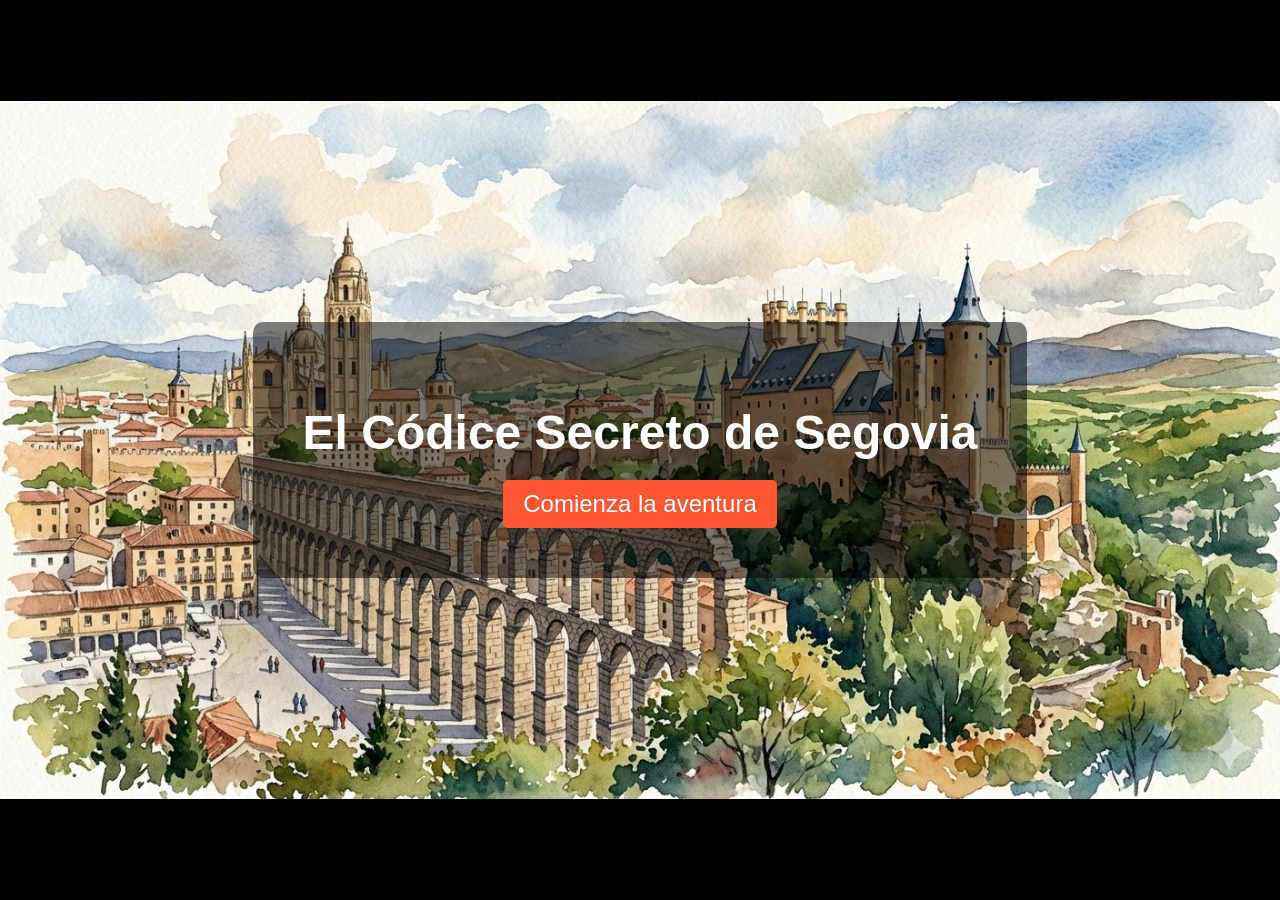
<file: index.html>
<!DOCTYPE html>
<html lang="es">
<head>
    <meta charset="UTF-8">
    <meta name="viewport" content="width=device-width, initial-scale=1.0, viewport-fit=cover">
    <title>El código secreto de Segovia</title>
    <link rel="stylesheet" href="styles.css">
    
    <!-- Enlace al manifiesto PWA -->
    <link rel="manifest" href="/Codice-Segovia/manifest.json">
    
    <!-- Metaetiquetas para iOS -->
    <meta name="apple-mobile-web-app-capable" content="yes">
    <meta name="apple-mobile-web-app-status-bar-style" content="black-translucent">
    <meta name="apple-mobile-web-app-title" content="Códice Segovia">
</head>
<body>
    <div class="container">
        <h1>El Códice Secreto de Segovia</h1>
        <button id="start-button" onclick="location.href='instrucciones.html'">Comienza la aventura</button>
    </div>
    
    <!-- Registro del Service Worker -->
    <script>
        if ('serviceWorker' in navigator) {
            navigator.serviceWorker.register('/Codice-Segovia/sw.js')
                .then(reg => console.log('Service Worker registrado correctamente', reg))
                .catch(err => console.error('Error al registrar el Service Worker:', err));
        }
    </script>
</body>
</html>
</file>
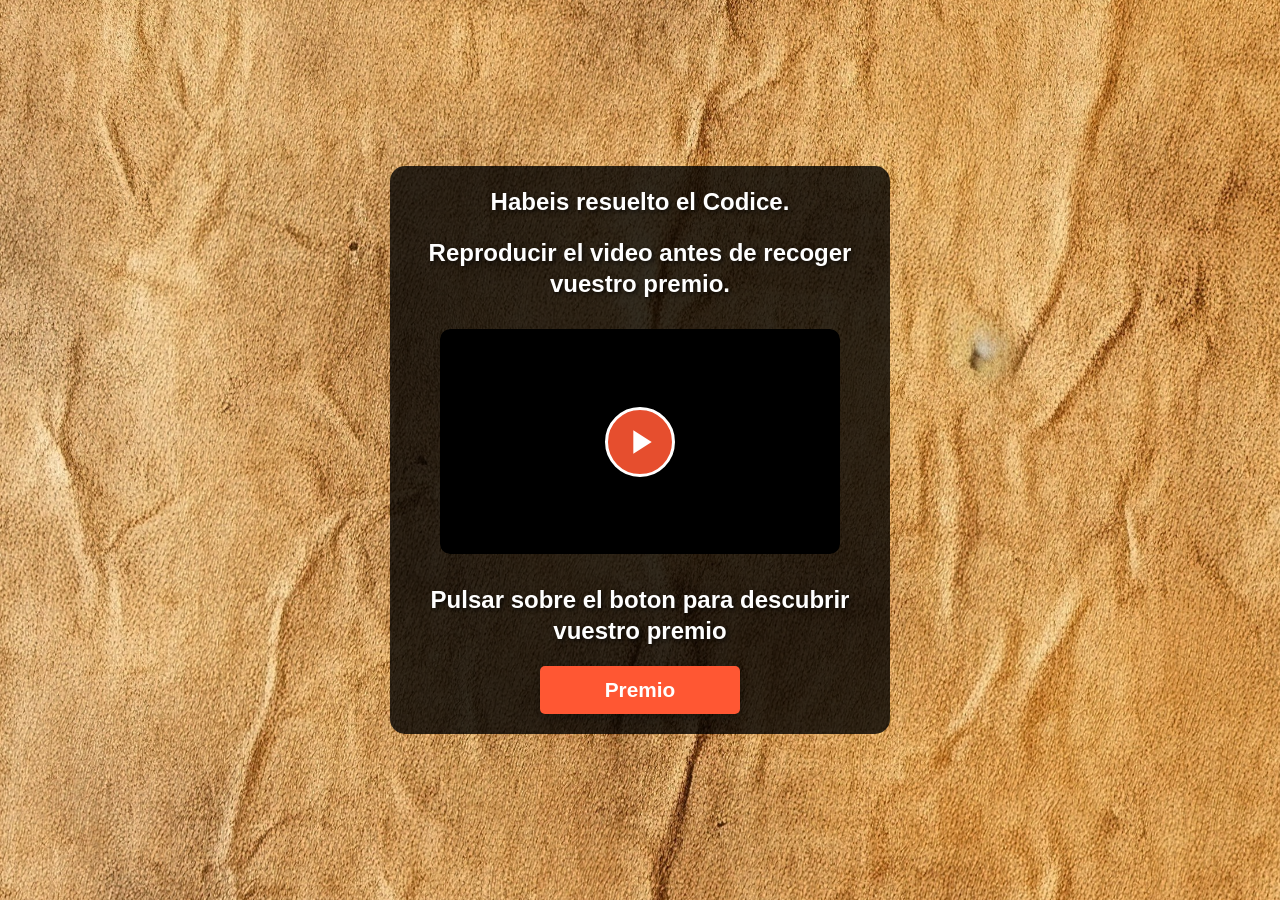
<file: coronacion.html>
<!DOCTYPE html>
<html lang="es">
<head>
    <meta charset="UTF-8">
    <meta name="viewport" content="width=device-width, initial-scale=1.0, maximum-scale=1.0, user-scalable=no">
    <title>Enhorabuena</title>
    <link rel="stylesheet" href="coronacion.css">
</head>
<body>
    <div class="container">
        <h1>Habeis resuelto el Codice.</h1>
        <h1>Reproducir el video antes de recoger vuestro premio.</h1>
        
        <div class="video-wrapper">
            <video id="video" class="video" preload="metadata" playsinline>
                <source src="coronacion.mp4" type="video/mp4">
                Tu navegador no soporta la etiqueta de video.
            </video>
            
            <!-- Botón de play redondo en el centro -->
            <button id="playButton" class="play-button" aria-label="Reproducir video">
                <svg class="play-icon" viewBox="0 0 24 24" width="48" height="48">
                    <path fill="white" d="M8 5v14l11-7z"/>
                </svg>
            </button>
        </div>
        
        <h1>Pulsar sobre el boton para descubrir vuestro premio</h1>
        
        <button id="mapaButton" class="premio-button">Premio</button>
    </div>

    <script src="coronacion.js"></script>
</body>
</html>
</file>
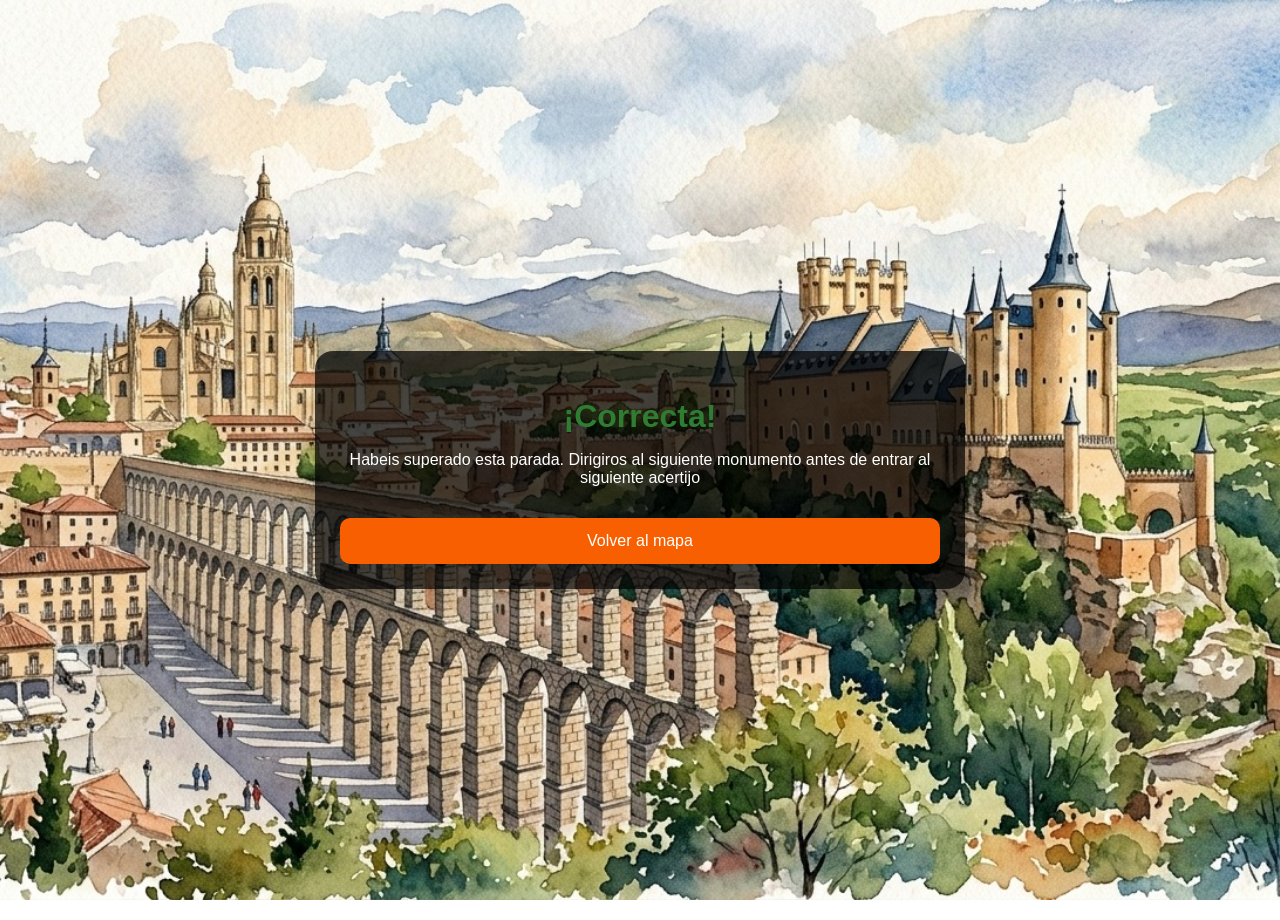
<file: correcta.html>
<!DOCTYPE html>
<html lang="es">
<head>
  <meta charset="UTF-8" />
  <meta name="viewport" content="width=device-width, initial-scale=1.0" />
  <title>Respuesta correcta</title>
  <link rel="stylesheet" href="juego.css" />
</head>
<body>

  <main class="pantalla">
    <div class="tarjeta">
      <h1 class="correcta">¡Correcta!</h1>
      <p id="textoCorrecta">Habeis superado esta parada. Dirigiros al siguiente monumento antes de entrar al siguiente acertijo</p>
      <a href="mapa.html" class="boton" style="display:inline-block; text-decoration:none; margin-top:15px;">
        Volver al mapa
      </a>
    </div>
  </main>

  <script src="datos.js"></script>
  <script src="correcta.js"></script>
</body>
</html>
</file>
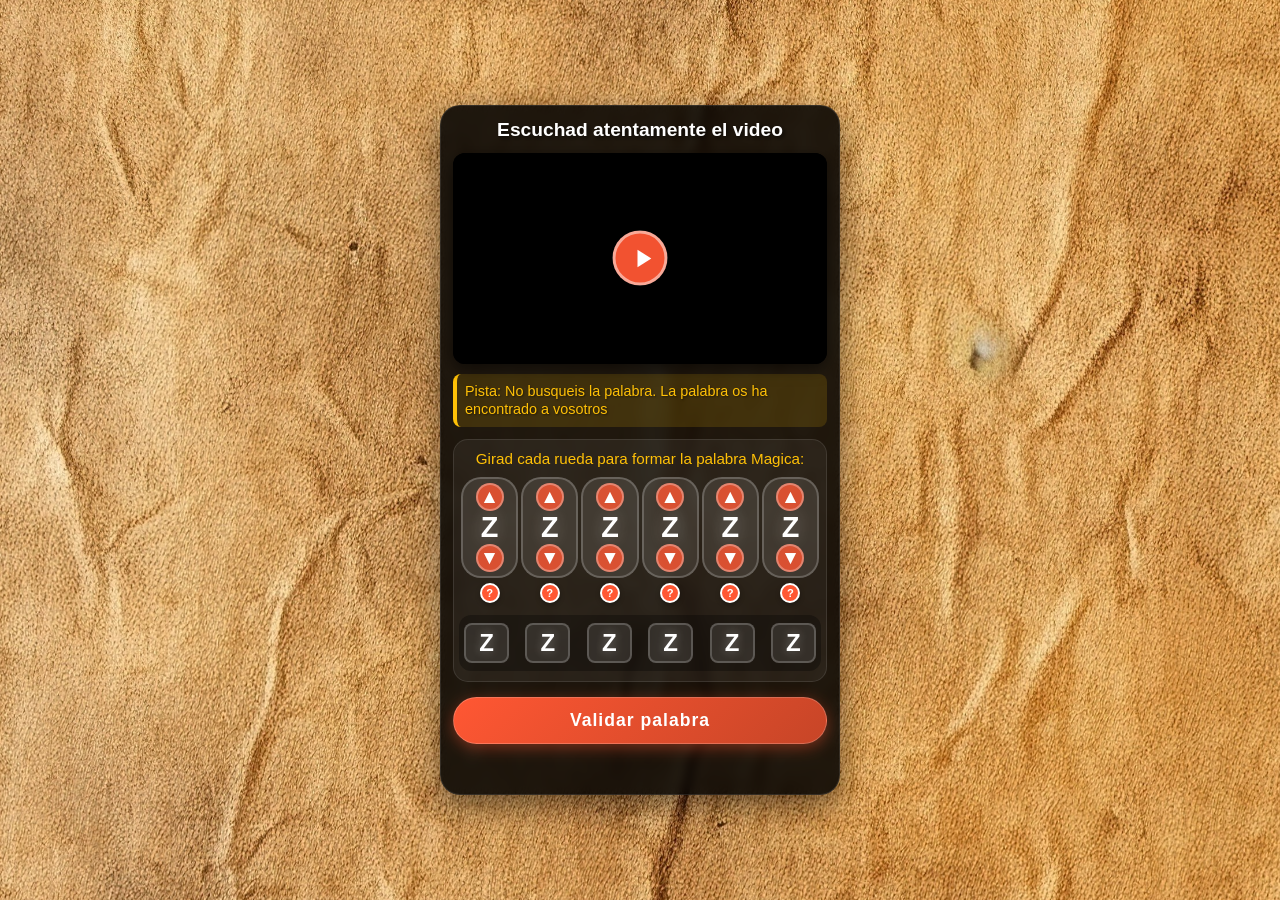
<file: criptex.html>
<!DOCTYPE html>
<html lang="es">
<head>
    <meta charset="UTF-8">
    <meta name="viewport" content="width=device-width, initial-scale=1.0, maximum-scale=1.0, user-scalable=no">
    <title>Enhorabuena</title>
    <link rel="stylesheet" href="criptex.css">
</head>
<body>
    <div class="container">
        <h1>Escuchad atentamente el video</h1>
        <div class="video-wrapper">
            <video id="video" class="video" preload="metadata" playsinline>
                <source src="criptex.mp4" type="video/mp4">
                Tu navegador no soporta la etiqueta de video.
            </video>
            <button id="playButton" class="play-button" aria-label="Reproducir video">
                <svg class="play-icon" viewBox="0 0 24 24" width="48" height="48">
                    <path fill="white" d="M8 5v14l11-7z"/>
                </svg>
            </button>
        </div>
        <div class="hint-container">
            <p class="hint-text">Pista: No busqueis la palabra. La palabra os ha encontrado a vosotros</p>
        </div>
        
        <!-- Sistema de ruedas giratorias -->
        <div class="wheels-container">
            <div class="wheels-title">Girad cada rueda para formar la palabra Magica:</div>
            <div class="wheels-row" id="wheelsRow">
                <!-- Las 6 ruedas se generarán dinámicamente con JavaScript -->
            </div>
            
            <div class="word-display" id="wordDisplay">
                <!-- Las letras se generarán dinámicamente -->
            </div>
        </div>
        
        <div class="validation-container">
            <button id="validateButton" class="validate-button">Validar palabra</button>
            <div id="messageContainer" class="message-container"></div>
        </div>
    </div>
    <script src="criptex.js"></script>
</body>
</html>
</file>
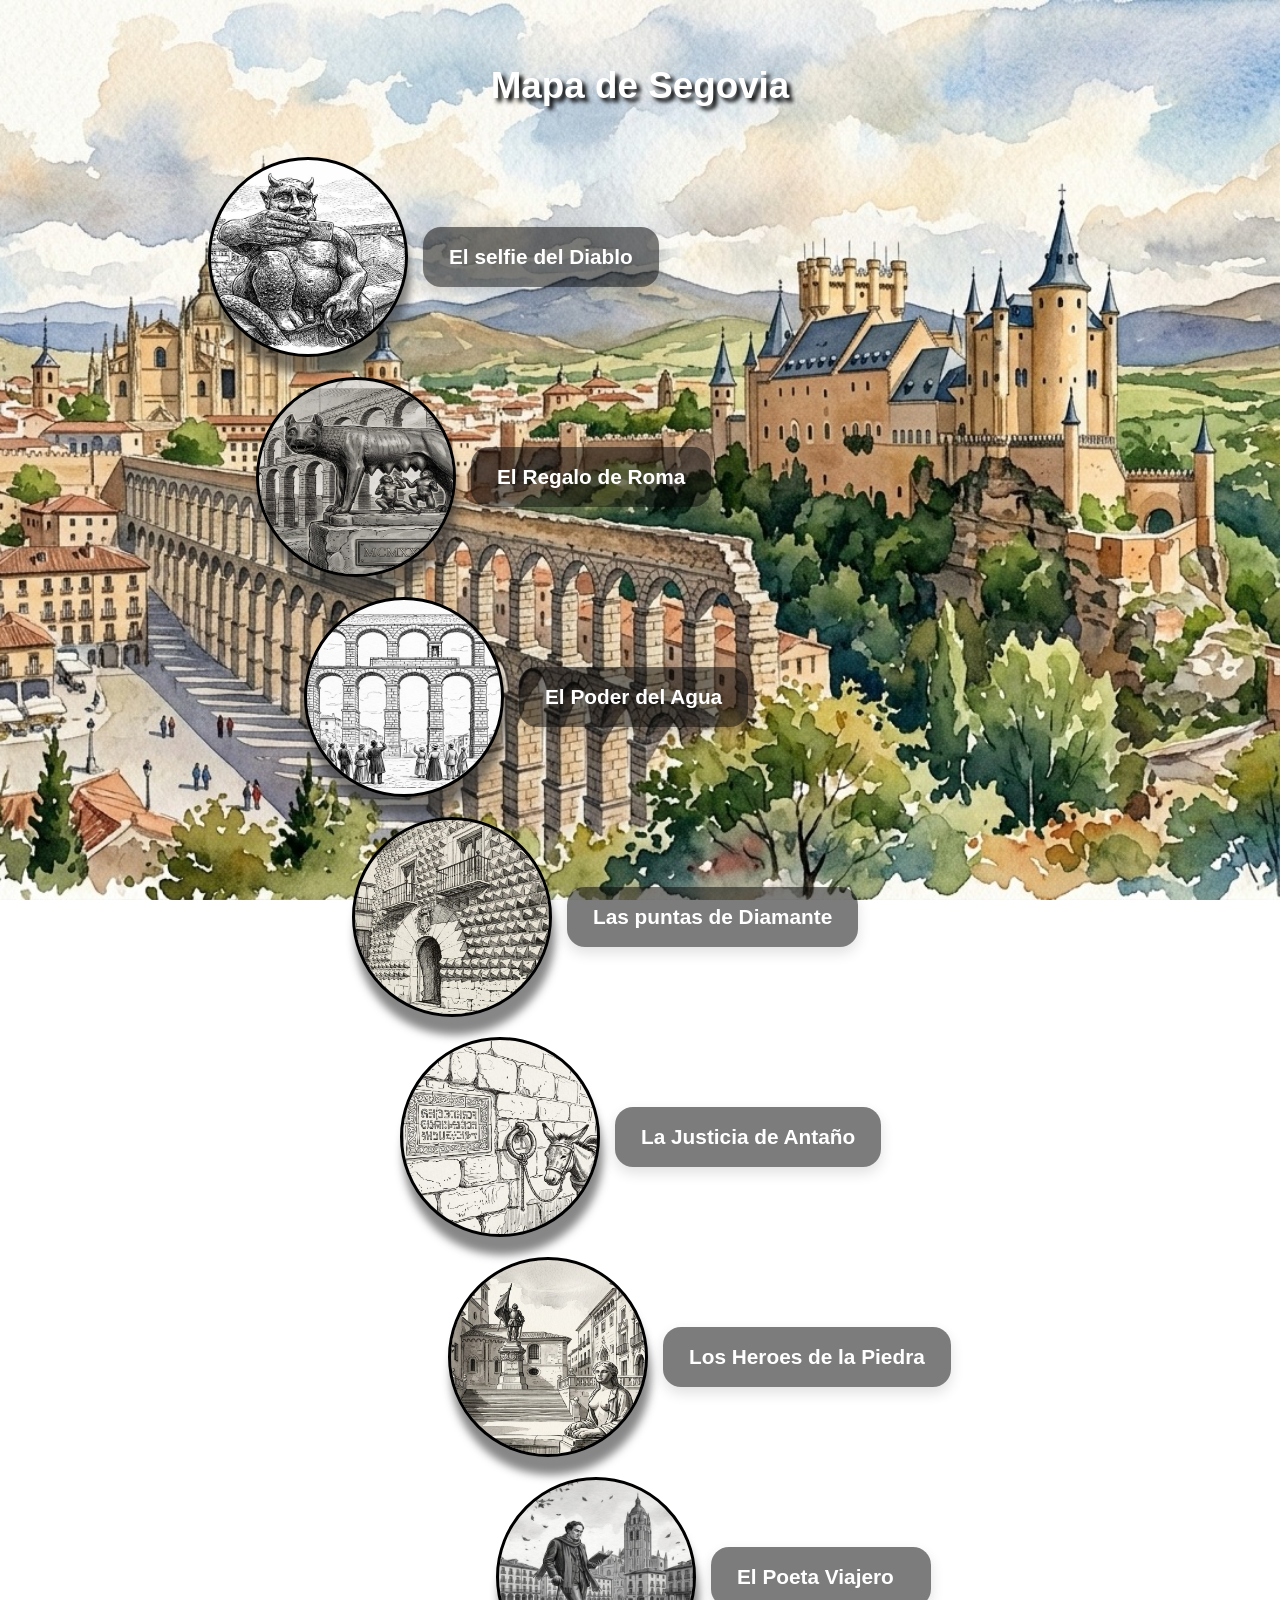
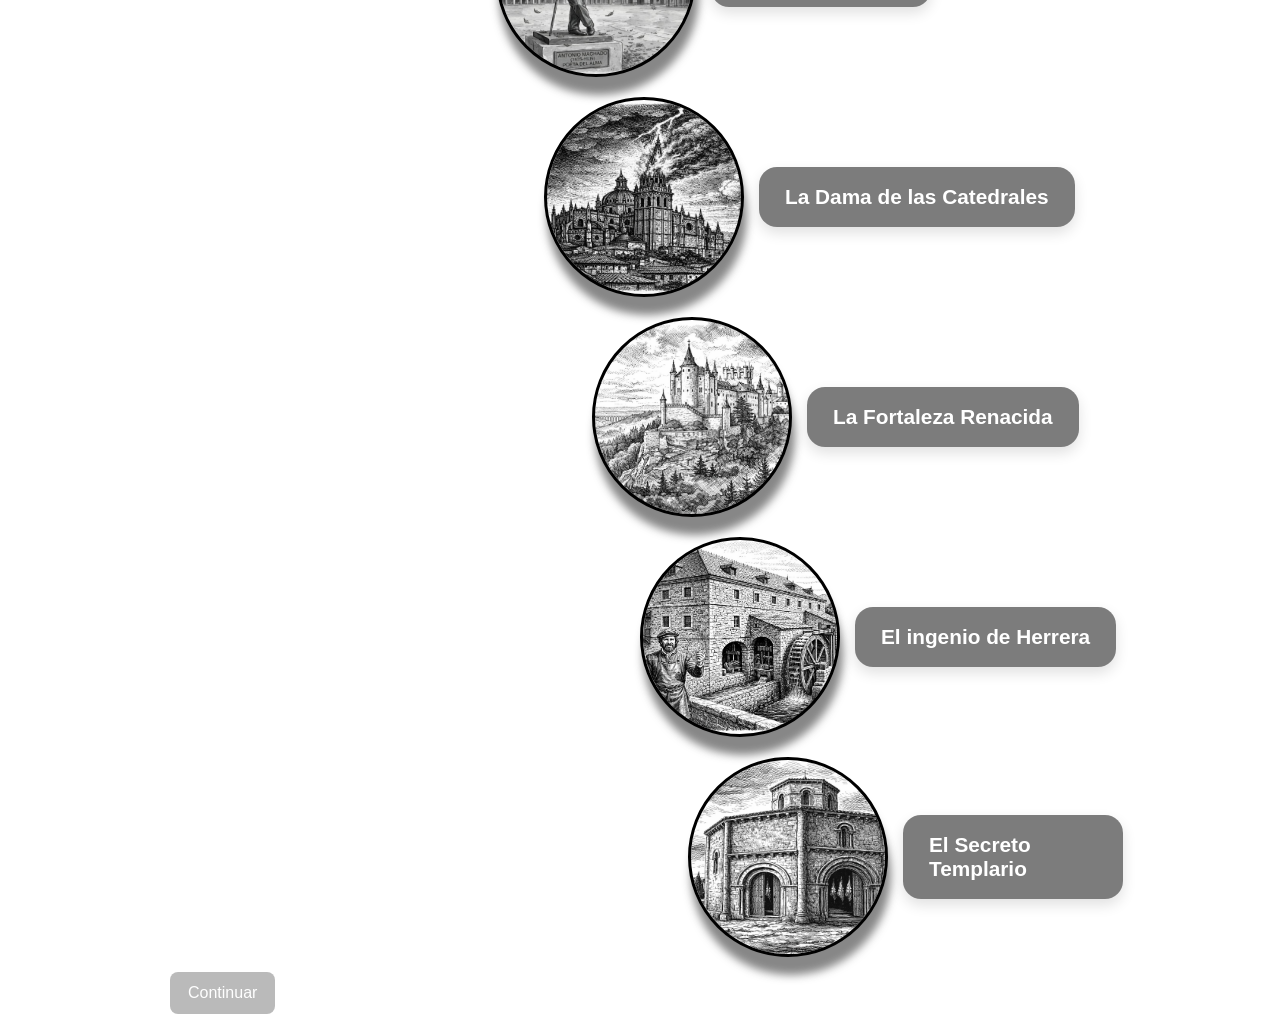
<file: mapa.html>
<!DOCTYPE html>
<html lang="es">
<head>
  <meta charset="UTF-8" />
  <meta name="viewport" content="width=device-width, initial-scale=1.0" />
  <title>Mapa de Segovia</title>
  <link rel="stylesheet" href="mapa.css" />
</head>
<body>

  <main class="contenedor">
    <h1 class="titulo-principal">Mapa de Segovia</h1>

    <section class="cascada">
      <div class="fila" style="--offset: 5%;">
        <a href="parada.html?id=1">
          <button class="boton-circular" data-id="1"></button>
        </a>
        <div class="titulo">El selfie del Diablo</div>
      </div>

      <div class="fila" style="--offset: 10%;">
        <a href="parada.html?id=2">
          <button class="boton-circular" data-id="2"></button>
        </a>
        <div class="titulo">El Regalo de Roma</div>
      </div>

      <div class="fila" style="--offset: 15%;">
        <a href="parada.html?id=3">
          <button class="boton-circular" data-id="3"></button>
        </a>
        <div class="titulo">El Poder del Agua</div>
      </div>

      <div class="fila" style="--offset: 20%;">
        <a href="parada.html?id=4">
          <button class="boton-circular" data-id="4"></button>
        </a>
        <div class="titulo">Las puntas de Diamante</div>
      </div>

      <div class="fila" style="--offset: 25%;">
        <a href="parada.html?id=5">
          <button class="boton-circular" data-id="5"></button>
        </a>
        <div class="titulo">La Justicia de Antaño</div>
      </div>

      <div class="fila" style="--offset: 30%;">
        <a href="parada.html?id=6">
          <button class="boton-circular" data-id="6"></button>
        </a>
        <div class="titulo">Los Heroes de la Piedra</div>
      </div>

      <div class="fila" style="--offset: 35%;">
        <a href="parada.html?id=7">
          <button class="boton-circular" data-id="7"></button>
        </a>
        <div class="titulo">El Poeta Viajero</div>
      </div>

      <div class="fila" style="--offset: 40%;">
        <a href="parada.html?id=8">
          <button class="boton-circular" data-id="8"></button>
        </a>
        <div class="titulo">La Dama de las Catedrales</div>
      </div>

      <div class="fila" style="--offset: 45%;">
        <a href="parada.html?id=9">
          <button class="boton-circular" data-id="9"></button>
        </a>
        <div class="titulo">La Fortaleza Renacida</div>
      </div>

      <div class="fila" style="--offset: 50%;">
        <a href="parada.html?id=10">
          <button class="boton-circular" data-id="10"></button>
        </a>
        <div class="titulo">El ingenio de Herrera</div>
      </div>

      <div class="fila" style="--offset: 55%;">
        <a href="parada.html?id=11">
          <button class="boton-circular" data-id="11"></button>
        </a>
        <div class="titulo">El Secreto Templario</div>
      </div>
    </section>
    <div class="botones-container">
      <button id="continuarBtn" class="continuar" disabled>Continuar</button> <!-- Este es el botón Continuar -->
    </div>

   
  </main>

  <script src="datos.js"></script>
  <script src="mapa.js"></script>
</body>
</html>
</file>
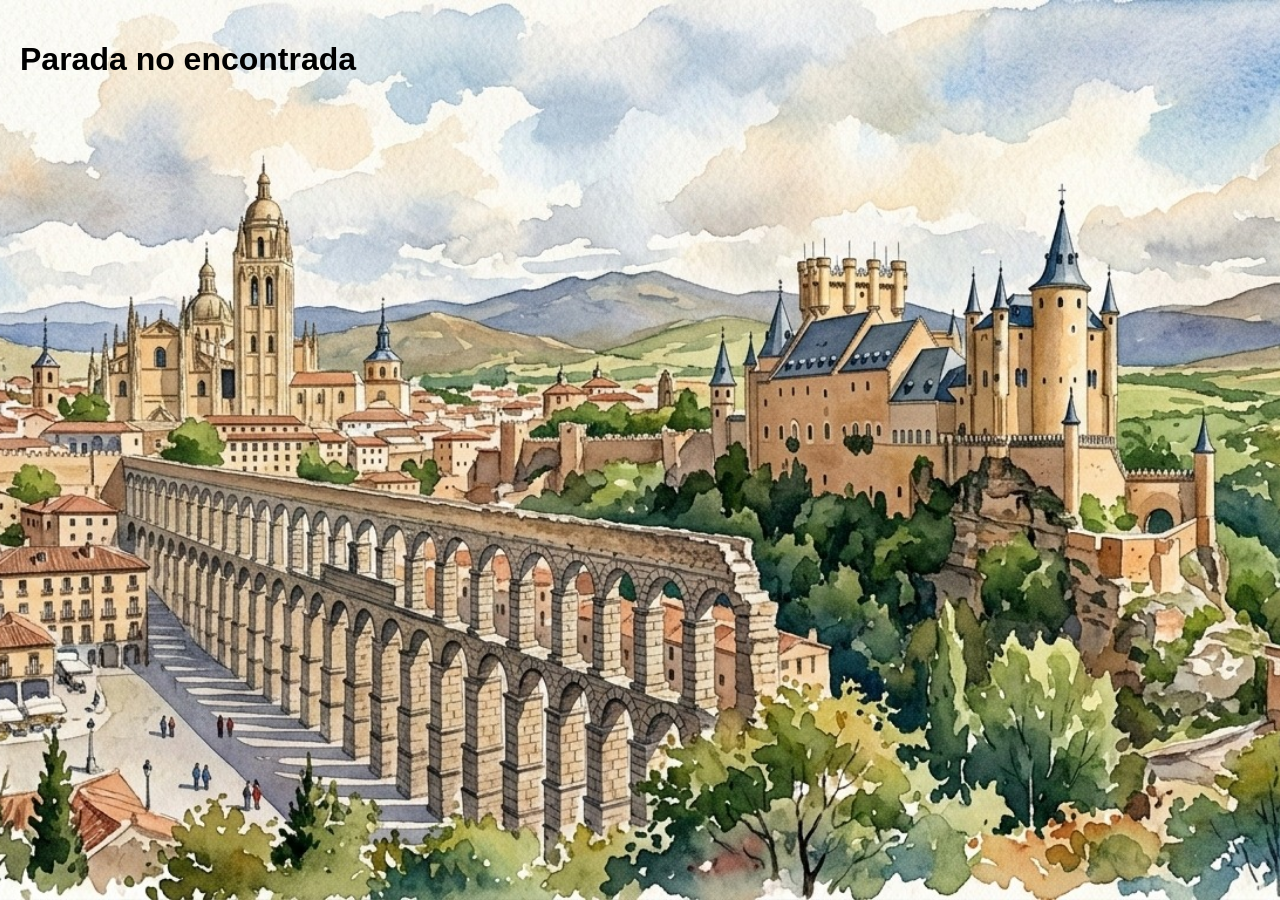
<file: parada.html>
<!DOCTYPE html>
<html lang="es">
<head>
  <meta charset="UTF-8" />
  <meta name="viewport" content="width=device-width, initial-scale=1.0" />
  <title>Parada</title>
  <link rel="stylesheet" href="juego.css" />
</head>
<body>

  <main class="pantalla">
    <div class="tarjeta">
      <h1 id="tituloParada"></h1>

      <img id="imagenParada" class="imagen-parada" src="" alt="Imagen de la parada" />

      <p id="preguntaParada" class="pregunta"></p>

      <input
        type="text"
        id="respuestaUsuario"
        class="campo"
        placeholder="Escribe tu respuesta"
        autocomplete="off"
      />

      <button id="verificarBtn" class="boton">Verificar</button>
      <p id="mensaje" class="mensaje"></p>

      <a href="mapa.html" class="volver">Volver al mapa</a>
    </div>
  </main>

  <script src="datos.js"></script>
  <script src="parada.js"></script>
</body>
</html>
</file>
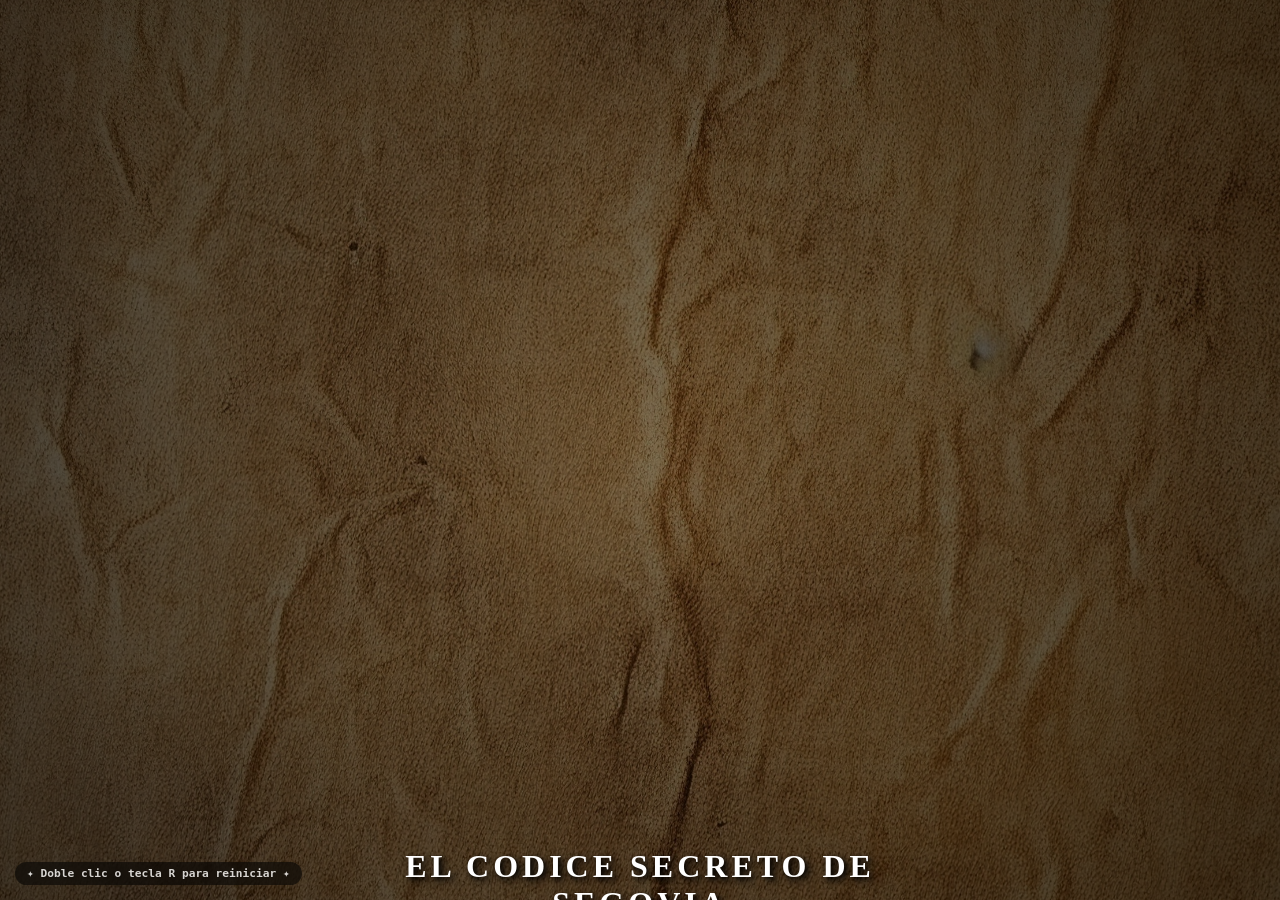
<file: premio.html>
<!DOCTYPE html>
<html lang="es">
<head>
    <meta charset="UTF-8">
    <meta name="viewport" content="width=device-width, initial-scale=1.0, maximum-scale=1.0, user-scalable=no, viewport-fit=cover">
    <title>Créditos Épicos - Producción Hispano-Colombiana</title>
    <style>
        * {
            margin: 0;
            padding: 0;
            box-sizing: border-box;
        }

        body {
            min-height: 100vh;
            background-color: #0a0704;
            font-family: 'MedievalSharp', 'UnifrakturCook', 'Courier New', cursive;
            overflow: hidden;
            position: fixed;
            width: 100%;
            height: 100%;
        }

        /* Contenedor del fondo */
        .cinema-container {
            position: fixed;
            top: 0;
            left: 0;
            width: 100%;
            height: 100%;
            background-image: url('criptex.jpg');
            background-size: cover;
            background-position: center center;
            background-repeat: no-repeat;
            z-index: 1;
        }

        /* Capa de superposición más oscura para mejorar contraste */
        .overlay {
            position: fixed;
            top: 0;
            left: 0;
            width: 100%;
            height: 100%;
            background: radial-gradient(circle, rgba(0,0,0,0.5) 0%, rgba(0,0,0,0.75) 100%);
            z-index: 2;
            pointer-events: none;
        }

        /* Contenedor de créditos */
        .credits-wrapper {
            position: fixed;
            top: 0;
            left: 0;
            width: 100%;
            height: 100%;
            z-index: 3;
            pointer-events: none;
            overflow: hidden;
        }

        .scrolling-credits {
            position: absolute;
            width: 100%;
            text-align: center;
            padding-bottom: 2rem;
        }

        /* Estilo base de cada bloque de crédito - TEXTO BLANCO CON SOMBRA NEGRA */
        .credit-block {
            display: block;
            margin: 0 auto 2rem auto;
            max-width: 85%;
            width: 700px;
            background: transparent;
            backdrop-filter: none;
            border-radius: 0;
            padding: 1rem 1.8rem;
            box-shadow: none;
            border-left: none;
            border-right: none;
            color: #FFFFFF;
            letter-spacing: 1px;
            opacity: 1;
            text-shadow: 3px 3px 6px rgba(0, 0, 0, 0.8), 1px 1px 2px rgba(0, 0, 0, 0.9);
        }

        .credit-title {
            font-size: 2rem;
            font-weight: bold;
            margin-bottom: 0.6rem;
            color: #FFFFFF;
            text-shadow: 4px 4px 8px rgba(0, 0, 0, 0.9), 2px 2px 4px rgba(0, 0, 0, 0.8);
            letter-spacing: 4px;
        }

        .credit-text {
            font-size: 1.25rem;
            line-height: 1.5;
            font-weight: bold;
            color: #FFFFFF;
            margin: 0.25rem 0;
            text-shadow: 3px 3px 6px rgba(0, 0, 0, 0.8), 1px 1px 2px rgba(0, 0, 0, 0.7);
        }

        .credit-sub {
            font-size: 1rem;
            font-style: italic;
            color: #FFFFFF;
            margin-top: 0.2rem;
            text-shadow: 2px 2px 5px rgba(0, 0, 0, 0.8);
            font-weight: 600;
        }

        .credit-long {
            font-size: 1.05rem;
            line-height: 1.5;
            color: #FFFFFF;
            margin: 0.4rem 0;
            text-shadow: 3px 3px 6px rgba(0, 0, 0, 0.8);
            font-weight: bold;
        }

        .divider {
            width: 100px;
            height: 2px;
            background: #FFFFFF;
            margin: 0.6rem auto;
            border-radius: 2px;
            box-shadow: 0 0 8px rgba(255,255,200,0.6);
        }

        /* Estilo para el contenedor de banderas con colores reales */
        .flags-container {
            display: flex;
            align-items: center;
            justify-content: center;
            gap: 1.5rem;
            margin: 0.8rem 0;
            flex-wrap: wrap;
        }

        .flag-item {
            display: flex;
            flex-direction: column;
            align-items: center;
            gap: 0.5rem;
        }

        .flag-label {
            font-size: 0.85rem;
            font-weight: bold;
            color: #FFFFFF;
            text-shadow: 2px 2px 4px rgba(0, 0, 0, 0.9);
            letter-spacing: 1px;
        }

        /* Bandera de Colombia - Diseño con colores reales */
        .flag-colombia {
            width: 80px;
            height: 50px;
            border-radius: 8px;
            overflow: hidden;
            box-shadow: 0 4px 12px rgba(0,0,0,0.5);
            border: 1px solid rgba(255,215,0,0.7);
        }

        .colombia-yellow {
            background-color: #FCD116;
            height: 50%;
            width: 100%;
        }

        .colombia-blue {
            background-color: #003893;
            height: 25%;
            width: 100%;
        }

        .colombia-red {
            background-color: #CE1126;
            height: 25%;
            width: 100%;
        }

        /* Bandera de España - Diseño con colores reales */
        .flag-spain {
            width: 80px;
            height: 50px;
            border-radius: 8px;
            overflow: hidden;
            box-shadow: 0 4px 12px rgba(0,0,0,0.5);
            border: 1px solid rgba(255,215,0,0.7);
            position: relative;
        }

        .spain-red-top {
            background-color: #AA151B;
            height: 25%;
            width: 100%;
        }

        .spain-yellow {
            background-color: #F1BF00;
            height: 50%;
            width: 100%;
            position: relative;
        }

        .spain-red-bottom {
            background-color: #AA151B;
            height: 25%;
            width: 100%;
        }

        /* Escudo de España simplificado (opcional) */
        .spain-yellow::after {
            content: "⚜️";
            position: absolute;
            top: 50%;
            left: 50%;
            transform: translate(-50%, -50%);
            font-size: 20px;
            text-shadow: 0 0 2px rgba(0,0,0,0.5);
            opacity: 0.8;
        }

        /* Versión más grande para escritorio */
        @media (min-width: 651px) {
            .flag-colombia, .flag-spain {
                width: 100px;
                height: 62px;
            }
            .flag-label {
                font-size: 1rem;
            }
            .spain-yellow::after {
                font-size: 26px;
            }
        }

        /* Estilo para el botón de premio */
        .prize-button-wrapper {
            position: fixed;
            top: 50%;
            left: 50%;
            transform: translate(-50%, -50%);
            z-index: 100;
            animation: fadeIn 0.8s ease-out;
            display: none;
        }

        .prize-button-wrapper.show {
            display: block;
        }

        @keyframes fadeIn {
            from {
                opacity: 0;
                transform: translate(-50%, -50%) scale(0.9);
            }
            to {
                opacity: 1;
                transform: translate(-50%, -50%) scale(1);
            }
        }

        .medieval-prize-btn {
            display: inline-block;
            background: linear-gradient(135deg, #2c2418, #1f1a10);
            border: 3px solid #e6d5a8;
            border-radius: 60px;
            padding: 1.2rem 2.8rem;
            font-family: 'MedievalSharp', 'UnifrakturCook', cursive;
            font-size: 1.5rem;
            font-weight: bold;
            color: #f7e9c3;
            text-shadow: 2px 2px 4px rgba(0,0,0,0.5);
            letter-spacing: 3px;
            cursor: pointer;
            transition: all 0.3s ease;
            box-shadow: 0 10px 30px rgba(0,0,0,0.6), inset 0 1px 0 rgba(255,255,200,0.3);
            backdrop-filter: blur(8px);
            white-space: nowrap;
            text-align: center;
        }

        .medieval-prize-btn:hover {
            transform: scale(1.05);
            background: linear-gradient(135deg, #3e3424, #2c2418);
            border-color: #ffefcf;
            box-shadow: 0 15px 40px rgba(0,0,0,0.7);
            color: #ffe6aa;
            cursor: pointer;
        }

        .medieval-prize-btn:active {
            transform: scale(0.98);
        }

        /* Indicador de reinicio */
        .restart-hint {
            position: fixed;
            bottom: 15px;
            left: 15px;
            z-index: 4;
            background: rgba(0,0,0,0.7);
            color: #ffffff;
            font-size: 0.7rem;
            padding: 5px 12px;
            border-radius: 20px;
            font-family: monospace;
            backdrop-filter: blur(4px);
            pointer-events: none;
            opacity: 0.8;
            font-weight: bold;
            text-shadow: 1px 1px 2px rgba(0,0,0,0.5);
        }

        /* ========== ESTILOS PARA ESCRITORIO (tipografía medieval) ========== */
        @media (min-width: 651px) {
            .credit-block {
                font-family: 'MedievalSharp', 'UnifrakturCook', cursive;
            }
            .credit-title {
                font-family: 'MedievalSharp', 'UnifrakturCook', cursive;
            }
            .credit-text {
                font-family: 'MedievalSharp', 'UnifrakturCook', cursive;
            }
            .credit-sub {
                font-family: 'MedievalSharp', 'UnifrakturCook', cursive;
            }
            .credit-long {
                font-family: 'MedievalSharp', 'UnifrakturCook', cursive;
            }
        }

        /* ========== ESTILOS MEJORADOS PARA MÓVIL ========== */
        @media (max-width: 650px) {
            .credit-block {
                width: 94%;
                padding: 1rem 1rem;
                margin-bottom: 1.8rem;
                font-family: 'Georgia', 'Times New Roman', 'Palatino', 'Book Antiqua', serif;
                text-shadow: 2px 2px 5px rgba(0, 0, 0, 0.9);
            }
            .credit-title {
                font-size: 2rem;
                font-weight: 900;
                letter-spacing: 2px;
                text-shadow: 4px 4px 8px rgba(0, 0, 0, 0.9);
                color: #FFFFFF;
                margin-bottom: 0.5rem;
                font-family: 'Georgia', 'Times New Roman', serif;
            }
            .credit-text {
                font-size: 1.35rem;
                font-weight: 900;
                line-height: 1.4;
                text-shadow: 3px 3px 7px rgba(0, 0, 0, 0.9);
                color: #FFFFFF;
                margin: 0.4rem 0;
                font-family: 'Georgia', 'Times New Roman', serif;
            }
            .credit-long {
                font-size: 1.2rem;
                font-weight: 900;
                line-height: 1.4;
                text-shadow: 3px 3px 7px rgba(0, 0, 0, 0.9);
                color: #FFFFFF;
                margin: 0.4rem 0;
                font-family: 'Georgia', 'Times New Roman', serif;
            }
            .credit-sub {
                font-size: 1rem;
                font-weight: 700;
                text-shadow: 2px 2px 5px rgba(0, 0, 0, 0.9);
                color: #FFFFFF;
                margin-top: 0.2rem;
                font-family: 'Georgia', 'Times New Roman', serif;
                font-style: italic;
            }
            .divider {
                width: 80px;
                height: 2px;
                margin: 0.6rem auto;
                background: #FFFFFF;
                box-shadow: 0 0 6px rgba(255,255,200,0.5);
            }
            .medieval-prize-btn {
                padding: 1rem 1.8rem;
                font-size: 1.3rem;
                letter-spacing: 2px;
                white-space: nowrap;
            }
            .restart-hint {
                font-size: 0.7rem;
                bottom: 12px;
                left: 12px;
                padding: 5px 12px;
            }
            .flags-container {
                gap: 1rem;
            }
            .flag-colombia, .flag-spain {
                width: 70px;
                height: 44px;
            }
            .flag-label {
                font-size: 0.75rem;
                text-shadow: 2px 2px 4px rgba(0, 0, 0, 0.9);
            }
            .spain-yellow::after {
                font-size: 16px;
            }
        }

        /* Para móviles muy pequeños */
        @media (max-width: 480px) {
            .credit-block {
                width: 96%;
                padding: 0.9rem 0.8rem;
                margin-bottom: 1.5rem;
            }
            .credit-title {
                font-size: 1.7rem;
                letter-spacing: 1px;
                text-shadow: 3px 3px 7px rgba(0, 0, 0, 0.9);
            }
            .credit-text {
                font-size: 1.2rem;
                line-height: 1.35;
                text-shadow: 3px 3px 6px rgba(0, 0, 0, 0.9);
            }
            .credit-long {
                font-size: 1.05rem;
                line-height: 1.35;
                text-shadow: 3px 3px 6px rgba(0, 0, 0, 0.9);
            }
            .credit-sub {
                font-size: 0.9rem;
                text-shadow: 2px 2px 5px rgba(0, 0, 0, 0.9);
            }
            .medieval-prize-btn {
                padding: 0.9rem 1.3rem;
                font-size: 1.1rem;
                letter-spacing: 1.5px;
            }
            .flag-colombia, .flag-spain {
                width: 60px;
                height: 38px;
            }
            .flag-label {
                font-size: 0.7rem;
            }
            .spain-yellow::after {
                font-size: 12px;
            }
        }

        /* Para tablets pequeñas */
        @media (min-width: 651px) and (max-width: 900px) {
            .credit-block {
                width: 85%;
                padding: 1rem 1.5rem;
            }
            .credit-title {
                font-size: 1.9rem;
            }
            .credit-text {
                font-size: 1.2rem;
            }
            .credit-long {
                font-size: 1rem;
            }
        }

        @import url('https://fonts.googleapis.com/css2?family=MedievalSharp&display=swap');
    </style>
</head>
<body>

<div class="cinema-container" id="cinemaBg"></div>
<div class="overlay"></div>

<div class="credits-wrapper">
    <div class="scrolling-credits" id="scrollingCredits">
        
        <div class="credit-block">
            <div class="credit-title">EL CODICE SECRETO DE SEGOVIA</div>
            <div class="divider"></div>
            <div class="credit-text">Una experiencia inmersiva, por las calles de Segovia</div>
            <div class="credit-sub">Épica, medieval y moderna a la vez</div>
        </div>

        <div class="credit-block">
            <div class="credit-title">PRODUCCION</div>
            <div class="divider"></div>
            <div class="credit-text">Santy Fernandez</div>
            <div class="credit-sub">Bajo el sello Segovia Audiovisual</div>
        </div>

        <div class="credit-block">
            <div class="credit-title">MAQUETACION</div>
            <div class="divider"></div>
            <div class="credit-text">Camilo Melo y Santy Fernandez</div>
            <div class="credit-sub">Arquitectos de la puesta en escena</div>
        </div>

        <div class="credit-block">
            <div class="credit-title">GUIÓN</div>
            <div class="divider"></div>
            <div class="credit-text">Santy Fernandez</div>
            <div class="credit-sub">Palabras tejidas con tinta y pasión por Segovia</div>
        </div>

        <div class="credit-block">
            <div class="credit-title">PROGRAMACIÓN</div>
            <div class="divider"></div>
            <div class="credit-text">Camilo Melo y Santy Fernandez</div>
            <div class="credit-sub">Hechicería digital y código ancestral</div>
        </div>

        <div class="credit-block">
            <div class="credit-title">VOZ EN OFF</div>
            <div class="divider"></div>
            <div class="credit-text">IA Chat GPT</div>
            <div class="credit-sub">Narraciones desde el éter digital</div>
        </div>

        <div class="credit-block">
            <div class="credit-title">FOTO FIJA</div>
            <div class="divider"></div>
            <div class="credit-text">IA Gemini</div>
            <div class="credit-sub">Instantáneas forjadas por inteligencia</div>
        </div>

        <div class="credit-block">
            <div class="credit-title">VIDEO</div>
            <div class="divider"></div>
            <div class="credit-text">IA Pippit</div>
            <div class="credit-sub">Movimiento y memoria visual</div>
        </div>

        <div class="credit-block">
            <div class="credit-title">COLABORACION</div>
            <div class="divider"></div>
            <div class="credit-text">Hispano-Colombiana</div>
            <!-- BANDERAS CON COLORES REALES - DISEÑO CSS -->
            <div class="flags-container">
                <div class="flag-item">
                    <div class="flag-colombia">
                        <div class="colombia-yellow"></div>
                        <div class="colombia-blue"></div>
                        <div class="colombia-red"></div>
                    </div>
                    <span class="flag-label">COLOMBIA</span>
                </div>
                <div class="flag-item">
                    <div class="flag-spain">
                        <div class="spain-red-top"></div>
                        <div class="spain-yellow"></div>
                        <div class="spain-red-bottom"></div>
                    </div>
                    <span class="flag-label">ESPAÑA</span>
                </div>
            </div>
            <div class="credit-sub">Uniendo tierras y magias</div>
        </div>

        <div class="credit-block">
            <div class="credit-title">DERECHOS</div>
            <div class="divider"></div>
            <div class="credit-text">Reservados todos los derechos</div>
            <div class="credit-sub">Protección bajo el sello del Criptex</div>
        </div>

        <div class="credit-block">
            <div class="credit-title">AGRADECIMIENTOS</div>
            <div class="divider"></div>
            <div class="credit-text">Gracias a Cris, Carlos, María,</div>
            <div class="credit-text">Susana, Nuria, Marcos,</div>
            <div class="credit-text">Dani, Lidia, Diego, Elena,</div>
            <div class="credit-text">Manu, Ana Maria,</div>
            <div class="credit-text">Oscar y Yoly,</div>
            <div class="credit-text">los ya legendarios y eternos,</div>
            <div class="credit-text">"Buscadores de Verdades",</div>
            <div class="credit-text">por participar en el juego</div>
        </div>

        <div class="credit-block">
            <div class="credit-title">ESPECIAL</div>
            <div class="divider"></div>                    
            <div class="credit-text">Gracias a Yoly Vera</div>
            <div class="credit-text">por aguantar las horas de espera</div>
            <div class="credit-text">durante la creación de este juego</div>
            <div class="credit-text">Paciencia infinita</div>
        </div>

        <div class="credit-block">
            <div class="credit-title">CREACIÓN CON IA</div>
            <div class="divider"></div>
            <div class="credit-long">Todas las imágenes, voces y videos,</div>
            <div class="credit-long">se han creado con inteligencia artificial</div>
            <div class="credit-long">Y NO SE HAN USADO FOTOGRAFIAS REALES PARA SU CREACION,.</div>
            <div class="credit-long">Simplemente descripciones</div>
            <div class="credit-sub">(A LA VISTA ESTA QUE SALGO GUAPO Y CON PELO)</div>
        </div>

        <div class="credit-block">
            <div class="credit-title">❤️ GRACIAS ❤️</div>
            <div class="divider"></div>
            <div class="credit-long">Espero que hayáis vivido Segovia</div>
            <div class="credit-long">de una manera diferente</div>
            <div class="credit-long">y que la hayáis disfrutado durante el juego,</div>
            <div class="credit-long">por lo menos una decima parte</div>
            <div class="credit-long">de lo que yo la disfruto.</div>
            <div class="credit-sub">Gratitud eterna a Los Vera,</div>
            <div class="credit-sub">por elegir este punto de encuentro.</div>
        </div>

        <div class="credit-block">
            <div class="credit-title">F I N</div>
            <div class="credit-text">Que el Criptex guarde vuestra esencia para siempre</div>
            <div class="credit-sub">¡¡Hasta el próximo juego!!.</div>
        </div>

    </div>
</div>

<!-- Contenedor del botón de premio -->
<div class="prize-button-wrapper" id="prizeButtonWrapper">
    <button class="medieval-prize-btn" id="claimPrizeBtn">🏆 RECOGED VUESTRO PREMIO 🏆</button>
</div>

<div class="restart-hint">
    ✦ Doble clic o tecla R para reiniciar ✦
</div>

<script>
    (function() {
        const creditsContainer = document.getElementById('scrollingCredits');
        const prizeWrapper = document.getElementById('prizeButtonWrapper');
        const prizeBtn = document.getElementById('claimPrizeBtn');
        
        let animationFrameId = null;
        let startTime = null;
        let prizeShown = false;
        let animationTimeout = null;
        
        const SPEED = 55;
        
        function calculateDuration() {
            if (!creditsContainer) return 20;
            
            const creditsHeight = creditsContainer.scrollHeight;
            const windowHeight = window.innerHeight;
            
            const startTopPx = windowHeight;
            const endTopPx = -creditsHeight;
            
            const distance = startTopPx - endTopPx;
            const duration = distance / SPEED;
            
            console.log(`=== DATOS ANIMACIÓN ===`);
            console.log(`Altura créditos: ${creditsHeight}px`);
            console.log(`Altura ventana: ${windowHeight}px`);
            console.log(`Distancia a recorrer: ${distance}px`);
            console.log(`Velocidad: ${SPEED}px/s`);
            console.log(`Duración: ${duration.toFixed(2)} segundos`);
            
            return { duration, startTopPx, endTopPx, distance };
        }
        
        function showPrizeButton() {
            if (!prizeShown) {
                prizeShown = true;
                prizeWrapper.classList.add('show');
                console.log("🏆 BOTÓN DE PREMIO VISIBLE");
            }
        }
        
        function openPrizeImage() {
            window.open('premio.jpeg', '_blank');
            console.log("📷 Abriendo imagen de premio");
            
            const originalText = prizeBtn.textContent;
            prizeBtn.textContent = '✨ ¡PREMIOS ABRIENDO! ✨';
            setTimeout(() => {
                if (prizeBtn) prizeBtn.textContent = originalText;
            }, 2000);
        }
        
        function startAnimation() {
            if (!creditsContainer) return;
            
            const { duration, startTopPx, endTopPx } = calculateDuration();
            const animationMs = duration * 1000;
            
            creditsContainer.style.top = startTopPx + 'px';
            creditsContainer.style.position = 'absolute';
            
            startTime = performance.now();
            prizeShown = false;
            prizeWrapper.classList.remove('show');
            
            if (animationTimeout) {
                clearTimeout(animationTimeout);
            }
            
            animationTimeout = setTimeout(() => {
                creditsContainer.style.top = endTopPx + 'px';
                showPrizeButton();
                if (animationFrameId) {
                    cancelAnimationFrame(animationFrameId);
                    animationFrameId = null;
                }
                console.log("✅ Animación completada");
            }, animationMs);
            
            function animate(currentTime) {
                const elapsed = currentTime - startTime;
                let progress = Math.min(elapsed / animationMs, 1);
                
                const currentTop = startTopPx - (progress * (startTopPx - endTopPx));
                creditsContainer.style.top = currentTop + 'px';
                
                if (progress < 1) {
                    animationFrameId = requestAnimationFrame(animate);
                } else {
                    creditsContainer.style.top = endTopPx + 'px';
                    if (!prizeShown) {
                        showPrizeButton();
                    }
                    if (animationFrameId) {
                        cancelAnimationFrame(animationFrameId);
                        animationFrameId = null;
                    }
                }
            }
            
            if (animationFrameId) {
                cancelAnimationFrame(animationFrameId);
            }
            animationFrameId = requestAnimationFrame(animate);
            
            console.log(`🎬 Animación iniciada - Duración: ${(animationMs / 1000).toFixed(1)} segundos`);
        }
        
        function restartCredits() {
            if (animationTimeout) {
                clearTimeout(animationTimeout);
                animationTimeout = null;
            }
            if (animationFrameId) {
                cancelAnimationFrame(animationFrameId);
                animationFrameId = null;
            }
            
            prizeWrapper.classList.remove('show');
            prizeShown = false;
            
            startAnimation();
            
            const hint = document.querySelector('.restart-hint');
            if (hint) {
                hint.style.opacity = '0.3';
                setTimeout(() => { if(hint) hint.style.opacity = '0.8'; }, 300);
            }
            
            console.log("🔄 Créditos reiniciados");
        }
        
        function setupPrizeButton() {
            if (prizeBtn) {
                prizeBtn.addEventListener('click', function() {
                    openPrizeImage();
                });
            }
        }
        
        function init() {
            startAnimation();
            setupPrizeButton();
            console.log("=== INICIALIZADO ===");
            console.log("🇨🇴🇪🇸 Banderas con colores reales de Colombia y España");
            console.log("✨ Texto en blanco con sombra negra para máxima legibilidad ✨");
        }
        
        init();
        
        window.addEventListener('keydown', function(e) {
            if (e.key === 'r' || e.key === 'R') {
                e.preventDefault();
                restartCredits();
            }
        });
        
        document.body.addEventListener('dblclick', function(e) {
            restartCredits();
        });
        
        let lastTouch = 0;
        document.body.addEventListener('touchstart', function(e) {
            const now = Date.now();
            if (now - lastTouch < 300) {
                e.preventDefault();
                restartCredits();
            }
            lastTouch = now;
        });
        
        const bgDiv = document.getElementById('cinemaBg');
        const imgTest = new Image();
        imgTest.onerror = function() {
            bgDiv.style.background = "linear-gradient(135deg, #5a4a2e, #2c2418)";
            bgDiv.style.backgroundSize = "cover";
        };
        imgTest.src = 'criptex.jpg';
        bgDiv.style.backgroundColor = '#3a2c1c';
        
        let resizeTimeout;
        window.addEventListener('resize', function() {
            clearTimeout(resizeTimeout);
            resizeTimeout = setTimeout(function() {
                if (!prizeShown) {
                    restartCredits();
                }
            }, 300);
        });
    })();
</script>
</body>
</html>
</file>
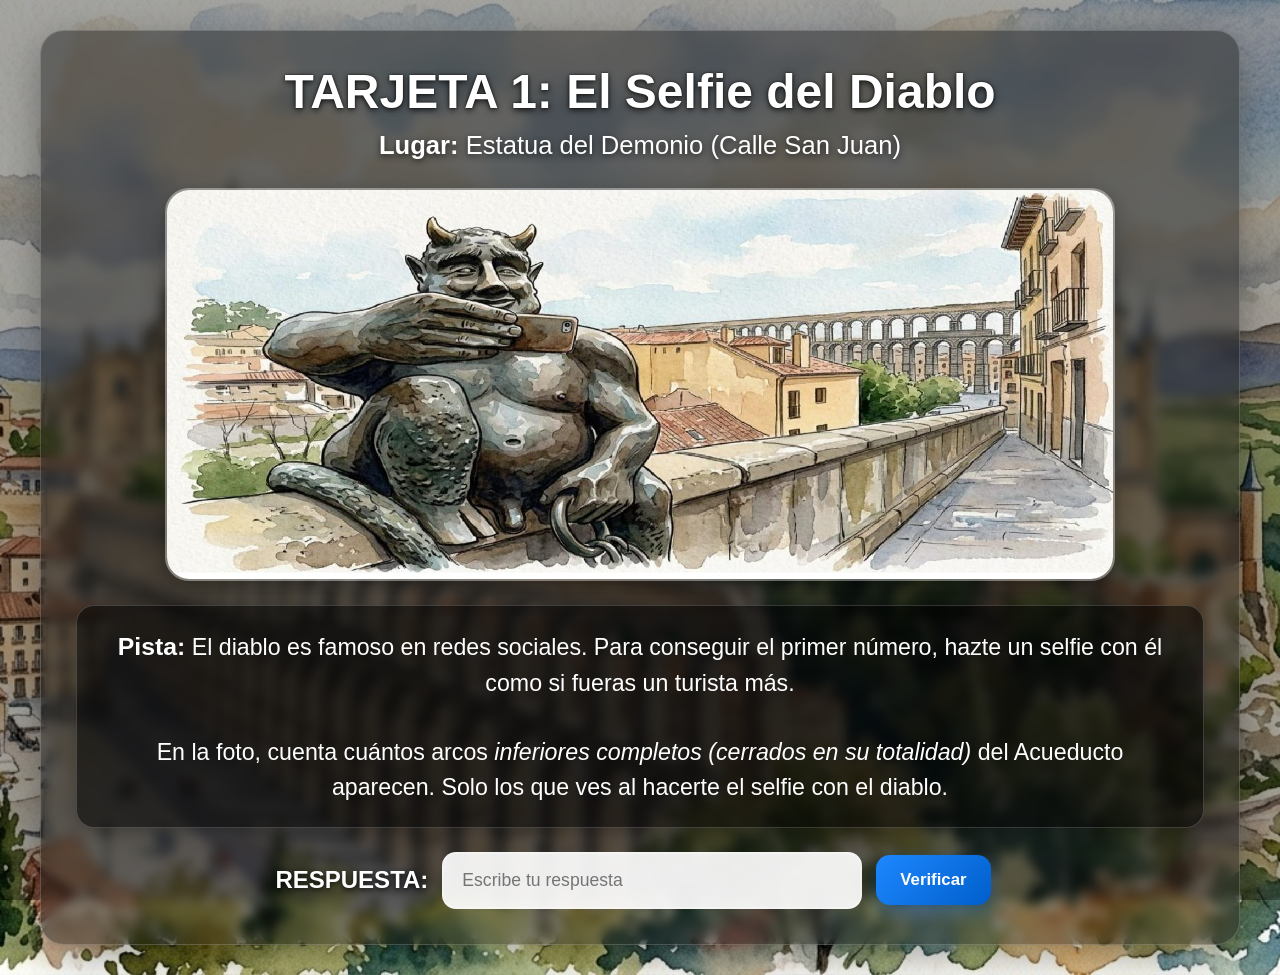
<file: tarjeta1.html>
<!DOCTYPE html>
<html lang="es">
<head>
  <meta charset="UTF-8" />
  <meta name="viewport" content="width=device-width, initial-scale=1.0" />
  <title>Tarjeta 1 - El Selfie del Diablo</title>
  <link rel="stylesheet" href="plantilla.css" />
</head>
<body>
  <div class="overlay"></div>

  <main class="container">
    <header class="card-header">
      <h1>TARJETA 1: El Selfie del Diablo</h1>
      <p class="lugar"><strong>Lugar:</strong> Estatua del Demonio (Calle San Juan)</p>
    </header>

    <section class="card-content">
      <div class="image-box">
        <img src="diablo.jpeg" alt="Estatua del Diablo" />
      </div>

      <div class="pista">
        <p>
          <strong>Pista:</strong>
          El diablo es famoso en redes sociales. Para conseguir el primer número,
          hazte un selfie con él como si fueras un turista más.
          <br><br>
          En la foto, cuenta cuántos arcos <em>inferiores completos (cerrados en su totalidad)</em> del Acueducto aparecen.
          Solo los que ves al hacerte el selfie con el diablo.
        </p>
      </div>

      <div class="input-container">
        <label for="numero">RESPUESTA:</label>
        <input type="number" id="numero" name="numero" placeholder="Escribe tu respuesta" />
        <button type="button" id="verificar-btn">Verificar</button>
        <!-- Aquí se mostrará el mensaje de "Correcto" o "Incorrecto" -->
        <span id="mensaje-resultado"></span>
      </div>
    </section>
  </main>

  <script src="tarjeta1.js"></script>
</body>
</html>
</file>
<file: styles.css>
body {
  margin: 0;
  padding: 0;
  display: flex;
  background-color: black;
  background-image: url('fondo.jpeg');
  background-size: contain;
  background-position: center;
  color: rgb(255, 255, 255);
  font-family: Arial, sans-serif;
  text-align: center;
  justify-content: center;
  align-items: center;
  height: 100vh;
  background-repeat: no-repeat;
}

.container {
  background: rgba(0, 0, 0, 0.5);
  padding: 50px;
  border-radius: 10px;
}

h1 {
  margin-bottom: 20px;
  font-size: 3rem;
}


#continue-button {
  font-size: 1.5rem;
  padding: 10px 20px;
  cursor: pointer;
  border: none;
  background-color: #ff5733;
  color: white;
  border-radius: 5px;
  transition: background-color 0.3s ease;
}

#continue-button:hover {
  background-color: #c74527;
}
#start-button {
  font-size: 1.5rem;
  padding: 10px 20px;
  cursor: pointer;
  border: none;
  background-color: #ff5733;
  color: white;
  border-radius: 5px;
  transition: background-color 0.3s ease;
}

#start-button:hover {
  background-color: #c74527;
}

/* Estilos para el botón de pausa/reproducción */
.pause-button {
  position: absolute;
  top: 20px;
  right: 20px;
  background: transparent;
  border: none;
  padding: 10px;
  cursor: pointer;
}

.pause-button:hover {
  background-color: rgba(255, 255, 255, 0.2);
}

/* Ajuste del tamaño del icono dentro del botón */
.icon {
  width: 50px; /* Ajusta el tamaño aquí según necesites */
  height: 50px;
}

@media (max-width: 768px) {
  body {
    background-size: contain;
    background-image: url('fondomovile.jpeg');
  }
}
</file>
<file: coronacion.css>
/* Estilo base para el body */
* {
    margin: 0;
    padding: 0;
    box-sizing: border-box;
}

body {
    margin: 0;
    padding: 0;
    min-height: 100vh;
    display: flex;
    background-color: black;
    background-image: url('coronacion.jpg');
    background-size: cover;
    background-position: center;
    color: rgb(255, 255, 255);
    font-family: Arial, sans-serif;
    text-align: center;
    justify-content: center;
    align-items: center;
    background-repeat: no-repeat;
    background-attachment: fixed;
}

/* Estilos de la caja contenedora */
.container {
    background: rgba(0, 0, 0, 0.8);
    padding: 20px;
    border-radius: 15px;
    text-align: center;
    width: 95%;
    max-width: 500px;
    margin: 20px auto;
    display: flex;
    flex-direction: column;
    align-items: center;
    gap: 20px;
}

/* Estilo del título */
h1 {
    margin: 0;
    font-size: 1.5rem;
    text-shadow: 2px 2px 4px rgba(0, 0, 0, 0.7);
    line-height: 1.3;
    width: 100%;
}

/* Estilo para el contenedor del video */
.video-wrapper {
    position: relative;
    width: 100%;
    max-width: 400px;
    margin: 10px 0;
    border-radius: 10px;
    overflow: hidden;
    aspect-ratio: 16/9;
}

.video {
    width: 100%;
    height: 100%;
    border-radius: 10px;
    box-shadow: 0px 4px 8px rgba(0, 0, 0, 0.5);
    background-color: #000;
    object-fit: cover;
}

/* Botón de play redondo en el centro */
.play-button {
    position: absolute;
    top: 50%;
    left: 50%;
    transform: translate(-50%, -50%);
    width: 70px;
    height: 70px;
    border-radius: 50%;
    background: rgba(255, 87, 51, 0.9);
    border: 3px solid white;
    cursor: pointer;
    display: flex;
    align-items: center;
    justify-content: center;
    transition: all 0.3s ease;
    z-index: 10;
    padding: 0;
    box-shadow: 0 4px 8px rgba(0, 0, 0, 0.3);
}

.play-button:hover {
    background: #ff5733;
    transform: translate(-50%, -50%) scale(1.1);
}

.play-button:active {
    transform: translate(-50%, -50%) scale(0.95);
}

.play-icon {
    width: 40px;
    height: 40px;
    fill: white;
}

/* Ocultar botón de play cuando el video se está reproduciendo */
.video.playing ~ .play-button,
.video:playing ~ .play-button {
    display: none;
}

/* Estilos para el botón "Recoge el premio" */
.premio-button {
    font-size: 1.3rem;
    padding: 12px 25px;
    cursor: pointer;
    border: none;
    background-color: #ff5733;
    color: white;
    border-radius: 5px;
    transition: background-color 0.3s ease;
    width: fit-content;
    min-width: 200px;
    font-weight: bold;
    box-shadow: 0 4px 8px rgba(0, 0, 0, 0.3);
}

.premio-button:hover {
    background-color: #c74527;
}

.premio-button:active {
    transform: scale(0.98);
}

/* Estilo específico para móviles */
@media (max-width: 768px) {
    body {
        background-image: url('coronacion.jpg');
        background-size: cover;
        background-position: center;
    }

    .container {
        width: 92%;
        padding: 15px;
        gap: 15px;
    }

    h1 {
        font-size: 1.2rem;
    }

    .video-wrapper {
        max-width: 350px;
    }

    .play-button {
        width: 60px;
        height: 60px;
    }

    .play-icon {
        width: 35px;
        height: 35px;
    }

    .premio-button {
        font-size: 1.1rem;
        padding: 10px 20px;
        min-width: 180px;
    }
}

/* Para pantallas muy pequeñas */
@media (max-width: 380px) {
    h1 {
        font-size: 1rem;
    }

    .video-wrapper {
        max-width: 280px;
    }

    .play-button {
        width: 50px;
        height: 50px;
    }

    .play-icon {
        width: 30px;
        height: 30px;
    }

    .premio-button {
        font-size: 1rem;
        padding: 8px 16px;
        min-width: 160px;
    }
}
</file>
<file: juego.css>
* {
  box-sizing: border-box;
}

body {
  font-family: Arial, sans-serif;
  background: linear-gradient(135deg, #f3f4f6, #dfe9f3);
  background-image: url("fondo.jpeg");
  background-size: cover; /* Hace que la imagen cubra toda la pantalla */
  background-position: center; /* Centra la imagen en la pantalla */
  background-attachment: fixed; /* Hace que la imagen no se mueva al hacer scroll */
  background-repeat: no-repeat; /* Evita que la imagen se repita */
  margin: 0;
  padding: 20px;
  height: 100vh; /* Asegura que el cuerpo ocupe toda la altura de la ventana */
}

.pantalla {
  min-height: 100vh;
  display: grid;
  place-items: center;
  padding: 20px;
}

.tarjeta {
  color: #fff;
  width: 100%;
  max-width: 650px;
  background: rgba(0, 0, 0, 0.722);
  border-radius: 18px;
  padding: 25px;
  box-shadow: 0 10px 30px rgba(0,0,0,0.12);
  text-align: center;
}

.imagen-parada {
  width: 100%;
  max-height: 280px;
  object-fit: cover;
  border-radius: 12px;
  margin: 15px 0;
}

.pregunta {
  font-size: 1.1rem;
  margin-bottom: 15px;
}

.campo {
  width: 100%;
  padding: 14px;
  font-size: 1rem;
  border: 2px solid #ccc;
  border-radius: 10px;
  margin-bottom: 15px;
}

.boton {
  width: 100%;
  padding: 14px;
  font-size: 1rem;
  background: #f85f00;
  color: white;
  border: none;
  border-radius: 10px;
  cursor: pointer;
}

.boton:hover {
  opacity: 0.95;
}

.mensaje {
  min-height: 24px;
  margin-top: 12px;
  font-weight: bold;
}

.mensaje.error {
  color: #c62828;
}

.volver {
  display: inline-block;
  margin-top: 18px;
  color: #f85f00;
  text-decoration: none;
  font-weight: bold;
}

.correcta {
  font-size: 2rem;
  color: #2e7d32;
  margin-bottom: 10px;
}
</file>
<file: criptex.css>
/* Estilos base optimizados para móvil */
* {
    margin: 0;
    padding: 0;
    box-sizing: border-box;
    -webkit-tap-highlight-color: transparent;
}

body {
    background-color: black;
    background-image: url('criptex.jpg');
    background-size: cover;
    background-position: center;
    background-repeat: no-repeat;
    background-attachment: fixed;
    color: white;
    font-family: Arial, sans-serif;
    min-height: 100vh;
    display: flex;
    align-items: center;
    justify-content: center;
    padding: 8px;
}

.container {
    background: rgba(0, 0, 0, 0.85);
    backdrop-filter: blur(5px);
    padding: 12px;
    border-radius: 20px;
    text-align: center;
    width: 100%;
    max-width: 400px;
    box-shadow: 0 10px 30px rgba(0, 0, 0, 0.5);
    border: 1px solid rgba(255, 255, 255, 0.1);
}

h1 {
    font-size: 1.2rem;
    margin-bottom: 10px;
    text-shadow: 2px 2px 4px rgba(0, 0, 0, 0.7);
    line-height: 1.3;
    font-weight: 600;
}

/* Contenedor del video */
.video-wrapper {
    position: relative;
    width: 100%;
    margin-bottom: 10px;
    border-radius: 12px;
    overflow: hidden;
    background: #000;
    aspect-ratio: 16/9;
    box-shadow: 0 5px 15px rgba(0, 0, 0, 0.5);
}

.video {
    width: 100%;
    height: 100%;
    display: block;
    object-fit: contain;
    background: black;
}

/* Botón de play redondo y centrado */
.play-button {
    position: absolute;
    top: 50%;
    left: 50%;
    transform: translate(-50%, -50%);
    width: 55px;
    height: 55px;
    border-radius: 50%;
    background: rgba(255, 87, 51, 0.95);
    border: none;
    cursor: pointer;
    display: flex;
    align-items: center;
    justify-content: center;
    transition: all 0.3s ease;
    z-index: 10;
    box-shadow: 0 4px 15px rgba(0, 0, 0, 0.5);
    border: 3px solid rgba(255, 255, 255, 0.5);
}

.play-button:hover {
    transform: translate(-50%, -50%) scale(1.1);
    background: #ff6b4a;
}

.play-button.hidden {
    opacity: 0;
    visibility: hidden;
    pointer-events: none;
}

.play-icon {
    width: 30px;
    height: 30px;
    margin-left: 4px;
}

/* Contenedor de la pista */
.hint-container {
    background: rgba(255, 193, 7, 0.15);
    border-left: 4px solid #ffc107;
    padding: 8px;
    border-radius: 8px;
    margin-bottom: 12px;
    text-align: left;
}

.hint-text {
    font-size: 0.9rem;
    color: #ffc107;
    font-weight: 500;
    line-height: 1.3;
    text-shadow: 1px 1px 2px rgba(0, 0, 0, 0.5);
}

/* Estilos para las ruedas giratorias - VERSIÓN COMPACTA */
.wheels-container {
    margin-bottom: 15px;
    padding: 10px 5px;
    background: rgba(255, 255, 255, 0.05);
    border-radius: 15px;
    border: 1px solid rgba(255, 255, 255, 0.1);
}

.wheels-title {
    font-size: 0.95rem;
    margin-bottom: 10px;
    color: #ffc107;
    font-weight: 500;
}

.wheels-row {
    display: flex;
    justify-content: space-between;
    align-items: center;
    gap: 3px;
    width: 100%;
    padding: 0 2px;
}

.wheel-wrapper {
    flex: 1;
    min-width: 0; /* Permite que los elementos se encojan */
    max-width: 60px;
    display: flex;
    flex-direction: column;
    align-items: center;
    gap: 3px;
}

.wheel-spinner {
    width: 100%;
    background: rgba(255, 255, 255, 0.1);
    border-radius: 20px;
    padding: 4px 0;
    border: 2px solid rgba(255, 255, 255, 0.2);
    transition: all 0.3s ease;
}

.wheel-spinner.flash {
    animation: flash 0.6s ease-out;
}

.wheel-current {
    width: 100%;
    text-align: center;
    font-size: clamp(1.2rem, 6vw, 1.8rem);
    font-weight: bold;
    color: white;
    line-height: 1;
    margin: 2px 0;
    text-shadow: 0 0 15px rgba(255, 255, 255, 0.3);
}

.wheel-button {
    width: min(28px, 7vw);
    height: min(28px, 7vw);
    border-radius: 50%;
    background: rgba(255, 87, 51, 0.8);
    border: 2px solid rgba(255, 255, 255, 0.3);
    color: white;
    font-size: clamp(0.8rem, 4vw, 1.2rem);
    display: flex;
    align-items: center;
    justify-content: center;
    cursor: pointer;
    transition: all 0.2s ease;
    margin: 0 auto;
    -webkit-tap-highlight-color: transparent;
    user-select: none;
}

.wheel-button:active {
    transform: scale(0.9);
    background: #ff6b4a;
}

.wheel-button.up {
    margin-bottom: 1px;
}

.wheel-button.down {
    margin-top: 1px;
}

.wheel-indicator {
    width: 20px;
    height: 20px;
    background: #ff5733;
    border-radius: 50%;
    display: flex;
    align-items: center;
    justify-content: center;
    font-size: 0.7rem;
    font-weight: bold;
    color: white;
    border: 2px solid white;
    box-shadow: 0 2px 5px rgba(0, 0, 0, 0.3);
    margin-top: 2px;
}

@keyframes flash {
    0% { background: rgba(255, 255, 255, 0.1); border-color: rgba(255, 255, 255, 0.2); }
    25% { background: rgba(76, 175, 80, 0.7); border-color: #4caf50; transform: scale(1.05); }
    50% { background: rgba(76, 175, 80, 0.3); border-color: #4caf50; }
    75% { background: rgba(76, 175, 80, 0.7); border-color: #4caf50; transform: scale(1.05); }
    100% { background: rgba(255, 255, 255, 0.1); border-color: rgba(255, 255, 255, 0.2); }
}

/* Display de la palabra - VERSIÓN COMPACTA */
.word-display {
    display: flex;
    justify-content: space-between;
    gap: 3px;
    margin-top: 12px;
    padding: 8px 5px;
    background: rgba(0, 0, 0, 0.3);
    border-radius: 12px;
    width: 100%;
}

.word-letter {
    flex: 1;
    min-width: 0;
    max-width: 45px;
    height: 40px;
    display: flex;
    align-items: center;
    justify-content: center;
    font-size: clamp(1.1rem, 5vw, 1.5rem);
    font-weight: bold;
    color: white;
    background: rgba(255, 255, 255, 0.1);
    border: 2px solid rgba(255, 255, 255, 0.2);
    border-radius: 8px;
    text-transform: uppercase;
    text-shadow: 0 0 10px rgba(255, 255, 255, 0.3);
}

/* Contenedor de validación */
.validation-container {
    width: 100%;
    display: flex;
    flex-direction: column;
    gap: 8px;
}

/* Botón de validación */
.validate-button {
    font-size: 1.1rem;
    padding: 12px 15px;
    cursor: pointer;
    border: none;
    background: linear-gradient(135deg, #ff5733, #c74527);
    color: white;
    border-radius: 40px;
    transition: all 0.3s ease;
    width: 100%;
    font-weight: bold;
    letter-spacing: 1px;
    box-shadow: 0 4px 15px rgba(255, 87, 51, 0.4);
    border: 1px solid rgba(255, 255, 255, 0.2);
    -webkit-tap-highlight-color: transparent;
}

.validate-button:active {
    transform: scale(0.98);
}

.message-container {
    min-height: 25px;
    margin-top: 5px;
    font-size: 0.95rem;
    font-weight: 500;
    transition: all 0.3s ease;
}

.message-correct {
    color: #4caf50;
    text-shadow: 0 0 10px rgba(76, 175, 80, 0.3);
    animation: pulse 1s ease-in-out;
}

.message-incorrect {
    color: #f44336;
    text-shadow: 0 0 10px rgba(244, 67, 54, 0.3);
}

@keyframes pulse {
    0% { transform: scale(1); }
    50% { transform: scale(1.05); }
    100% { transform: scale(1); }
}

/* Pantalla completa */
.video:fullscreen {
    object-fit: contain;
    background: black;
}

.video:fullscreen .play-button {
    display: none;
}

/* Media queries para pantallas muy pequeñas */
@media (max-width: 360px) {
    .container {
        padding: 8px;
    }
    
    h1 {
        font-size: 1rem;
    }
    
    .wheel-wrapper {
        max-width: 45px;
    }
    
    .wheel-current {
        font-size: 1.3rem;
    }
    
    .wheel-button {
        width: 24px;
        height: 24px;
        font-size: 0.9rem;
    }
    
    .word-letter {
        height: 35px;
        font-size: 1.2rem;
    }
    
    .wheel-indicator {
        width: 18px;
        height: 18px;
        font-size: 0.6rem;
    }
}

/* Para pantallas muy estrechas */
@media (max-width: 320px) {
    .wheel-wrapper {
        max-width: 40px;
    }
    
    .wheel-current {
        font-size: 1.1rem;
    }
    
    .wheel-button {
        width: 22px;
        height: 22px;
        font-size: 0.8rem;
    }
    
    .word-letter {
        height: 30px;
        font-size: 1rem;
    }
}

/* Orientación horizontal */
@media (max-height: 500px) and (orientation: landscape) {
    .container {
        padding: 6px;
    }
    
    h1 {
        font-size: 0.9rem;
        margin-bottom: 5px;
    }
    
    .video-wrapper {
        max-height: 35vh;
    }
    
    .wheel-wrapper {
        max-width: 45px;
    }
    
    .wheel-current {
        font-size: 1.2rem;
    }
}
</file>
<file: mapa.css>
* {
  box-sizing: border-box;
}
body {
  font-family: Arial, sans-serif;
  background: linear-gradient(135deg, #f3f4f6, #dfe9f3);
  background-image: url("fondo.jpeg");
  background-size: cover; /* Hace que la imagen cubra toda la pantalla */
  background-position: center; /* Centra la imagen en la pantalla */
  background-attachment: fixed; /* Hace que la imagen no se mueva al hacer scroll */
  background-repeat: no-repeat; /* Evita que la imagen se repita */
  margin: 0;
  padding: 20px;
  height: 100vh; /* Asegura que el cuerpo ocupe toda la altura de la ventana */
}


.contenedor {
  width: 100%;
  max-width: 1000px;
  margin: 0 auto;
  padding: 20px;
}

.titulo-principal {
    text-align: center;
    font-size: 2.3rem;
    margin-bottom: 50px;
    color: #ffffff;
    text-shadow: black 4px 4px 4px;
}

.cascada {
  display: flex;
  flex-direction: column;
  gap: 20px;
}

.fila {
  margin-left: var(--offset);
  display: flex;
  align-items: center;
  gap: 15px;
}

.fila a {
  text-decoration: none;
}

.boton-circular {
  width: 200px;
  height: 200px;
  border-radius: 50%;
  border: 3px solid #000000;
  box-shadow: 3px 18px 8px rgba(49, 49, 49, 0.58);
  cursor: pointer;
  background-image: var(--img);
  background-size: cover;
  background-position: center;
  background-repeat: no-repeat;
  transition: transform 0.2s ease, box-shadow 0.2s ease;
  position: relative;
}

.boton-circular:hover {
  transform: scale(1.05);
  box-shadow: 0 0 12px rgba(0,0,0,0.25);
}

.boton-circular.completada {
  border: 4px solid #2e7d32;
}

.boton-circular.completada::after {
  content: "✓";
  position: absolute;
  right: -6px;
  bottom: -6px;
  width: 28px;
  height: 28px;
  border-radius: 50%;
  background: #2e7d32;
  color: white;
  font-weight: bold;
  display: grid;
  place-items: center;
  font-size: 18px;
}

.titulo {
    background: rgba(11, 11, 11, 0.534);
    padding: 18px 26px;
    border-radius: 18px;
    font-size: 1.3rem;
    font-weight: bold;
    color: #ffffff;
    min-width: 220px;
    box-shadow: 0 6px 14px rgba(0, 0, 0, 0.12);
}

.reiniciar {
  margin-top: 30px;
  padding: 12px 18px;
  border: none;
  background: #8b1e1e;
  color: white;
  border-radius: 8px;
  cursor: pointer;
}

.reiniciar:hover {
  opacity: 0.9;
}

.continuar {
  margin-top: 15px;
  margin-left: 10px;
  padding: 12px 18px;
  border: none;
  background: #2e7d32;
  color: white;
  border-radius: 8px;
  cursor: pointer;
  font-size: 1rem;
}

.continuar:disabled {
  background: #9e9e9e;
  cursor: not-allowed;
  opacity: 0.7;
}


/* Ajustes para la versión móvil */
@media (max-width: 768px) {
  body{
    padding: 20px;
  }
  .fila {
    margin-left: 0 !important; /* Elimina el margen izquierdo */
    justify-content: center; /* Centra los botones dentro de la fila */
    align-items: center; /* Asegura que los elementos estén alineados al centro verticalmente */
  }

  .boton-circular {
    width: 150px;
    height: 150px;
  }

  .titulo {
    min-width: auto;
    width: 100%;
    font-size: 1.1rem;
    text-align: center; /* Centra el título del botón */
  }
}
</file>
<file: plantilla.css>
/* RESET */
* {
  margin: 0;
  padding: 0;
  box-sizing: border-box;
}

/* FONDO GENERAL */
body {
  min-height: 100vh;
  font-family: Arial, sans-serif;
  background-image: url('fondo.jpeg');
  background-size: cover;
  background-position: center;
  background-repeat: no-repeat;
  display: flex;
  justify-content: center;
  align-items: center;
  padding: 30px 20px;
  position: relative;
}

/* CAPA OSCURA SOBRE EL FONDO */
.overlay {
  position: fixed;
  inset: 0;
  background: rgba(0, 0, 0, 0.35);
  z-index: 0;
}

/* CONTENEDOR PRINCIPAL */
.container {
  position: relative;
  z-index: 1;
  width: 100%;
  max-width: 1200px;
  background: rgba(20, 20, 20, 0.45);
  backdrop-filter: blur(6px);
  -webkit-backdrop-filter: blur(6px);
  border: 1px solid rgba(255, 255, 255, 0.18);
  border-radius: 24px;
  padding: 35px;
  box-shadow: 0 12px 40px rgba(0, 0, 0, 0.35);
}

/* ENCABEZADO */
.card-header {
  text-align: center;
  margin-bottom: 28px;
}

.card-header h1 {
  font-size: 3rem;
  color: #ffffff;
  font-weight: 800;
  line-height: 1.1;
  text-shadow:
    0 2px 6px rgba(0, 0, 0, 0.8),
    0 0 2px rgba(0, 0, 0, 0.8);
  margin-bottom: 12px;
}

.lugar {
  font-size: 1.6rem;
  color: #ffffff;
  text-shadow: 0 2px 6px rgba(0, 0, 0, 0.7);
}

/* CONTENIDO */
.card-content {
  display: flex;
  flex-direction: column;
  gap: 24px;
}

/* IMAGEN */
.image-box {
  display: flex;
  justify-content: center;
}

.image-box img {
  width: 100%;
  max-width: 950px;
  height: auto;
  display: block;
  border-radius: 24px;
  border: 2px solid rgba(255, 255, 255, 0.35);
  box-shadow: 0 8px 24px rgba(0, 0, 0, 0.35);
}

/* PISTA */
.pista {
  background: rgba(0, 0, 0, 0.55);
  border: 1px solid rgba(255, 255, 255, 0.18);
  border-radius: 18px;
  padding: 22px 26px;
  color: #ffffff;
  box-shadow: 0 6px 18px rgba(0, 0, 0, 0.25);
}

.pista p {
  font-size: 1.45rem;
  line-height: 1.5;
  text-align: center;
}

.pista strong {
  font-size: 1.55rem;
}

/* ZONA DE RESPUESTA */
.input-container {
  display: flex;
  justify-content: center;
  align-items: center;
  gap: 14px;
  flex-wrap: wrap;
}

.input-container label {
  color: #ffffff;
  font-size: 1.5rem;
  font-weight: 700;
  text-shadow: 0 2px 5px rgba(0, 0, 0, 0.7);
}

.input-container input {
  width: 100%;
  max-width: 420px;
  padding: 16px 18px;
  font-size: 1.1rem;
  border-radius: 14px;
  border: 2px solid rgba(255, 255, 255, 0.3);
  outline: none;
  background: rgba(255, 255, 255, 0.92);
  color: #222;
  transition: 0.25s ease;
}

.input-container input:focus {
  border-color: #4da3ff;
  box-shadow: 0 0 0 4px rgba(77, 163, 255, 0.2);
}

.input-container button {
  padding: 15px 24px;
  font-size: 1.05rem;
  font-weight: 700;
  color: #fff;
  background: linear-gradient(135deg, #1e88ff, #005ecb);
  border: none;
  border-radius: 14px;
  cursor: pointer;
  transition: transform 0.2s ease, box-shadow 0.2s ease, background 0.2s ease;
  box-shadow: 0 8px 18px rgba(0, 94, 203, 0.35);
}

.input-container button:hover {
  transform: translateY(-2px);
  box-shadow: 0 12px 24px rgba(0, 94, 203, 0.45);
}

.input-container button:active {
  transform: translateY(0);
}

/* RESPONSIVE */
@media (max-width: 768px) {
  body {
    padding: 20px 12px;
    background-image: url('fondomovile.jpeg');
    background-size: cover;
  }

  .container {
    padding: 22px 16px;
    border-radius: 18px;
  }

  .card-header h1 {
    font-size: 2rem;
  }

  .lugar {
    font-size: 1.1rem;
  }

  .pista p {
    font-size: 1.08rem;
    line-height: 1.45;
  }

  .pista strong {
    font-size: 1.2rem;
  }

  .input-container {
    flex-direction: column;
  }

  .input-container label {
    font-size: 1.2rem;
  }

  .input-container input {
    max-width: 100%;
  }

  .input-container button {
    width: 100%;
    max-width: 260px;
  }
}
</file>
